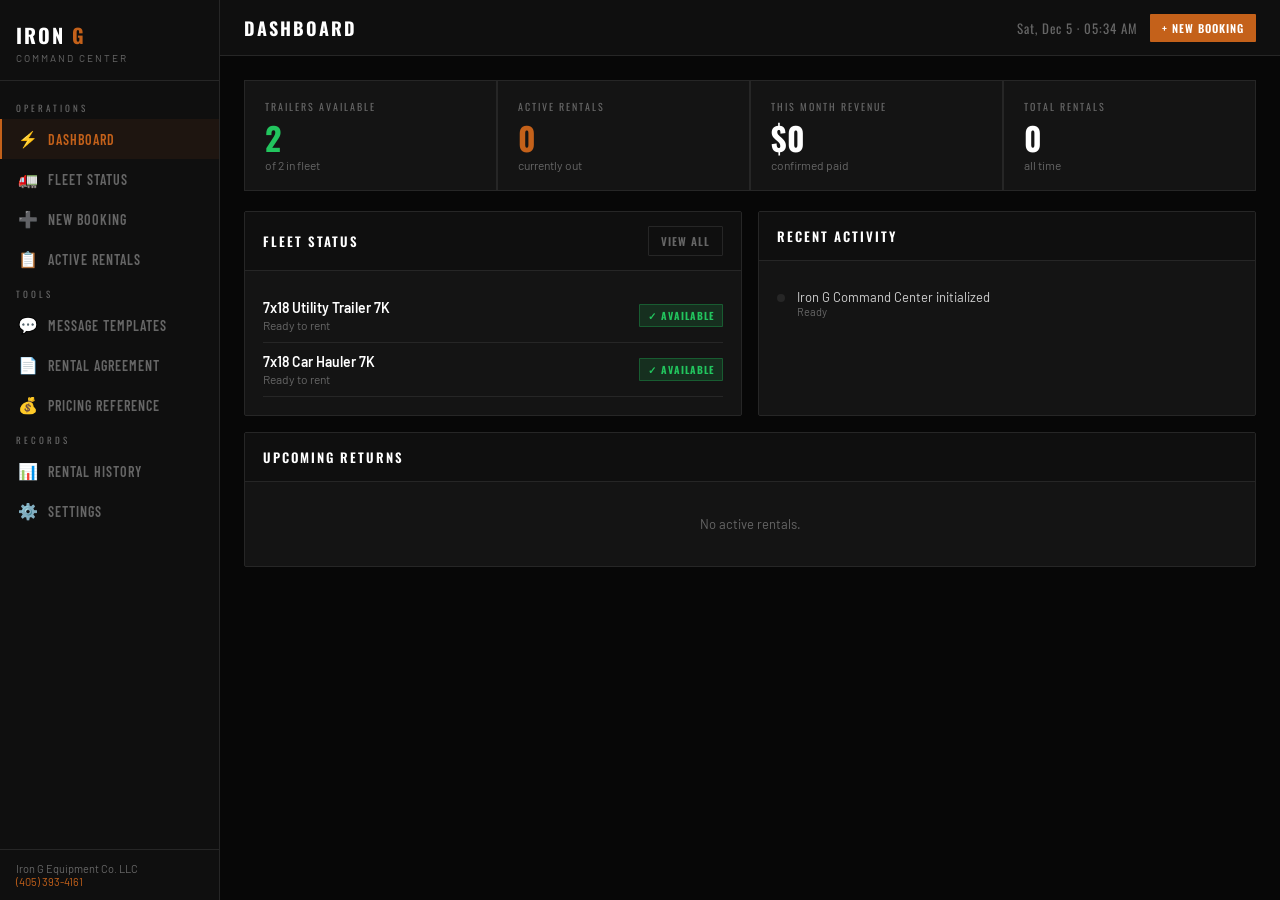
<file: index.html>
<!DOCTYPE html>
<html lang="en">
<head>
<meta charset="UTF-8">
<meta name="viewport" content="width=device-width, initial-scale=1.0, maximum-scale=1.0">
<meta name="theme-color" content="#C4611A">
<meta name="apple-mobile-web-app-capable" content="yes">
<meta name="apple-mobile-web-app-status-bar-style" content="black-translucent">
<meta name="apple-mobile-web-app-title" content="Iron G CC">
<title>Iron G — Rental Command Center</title>
<link rel="manifest" href="manifest.json">
<link rel="apple-touch-icon" href="icon-192.png">
<link href="https://fonts.googleapis.com/css2?family=Oswald:wght@400;500;600;700&family=Barlow:wght@400;500;600&family=Barlow+Condensed:wght@400;600;700&display=swap" rel="stylesheet">
<link rel="stylesheet" href="styles.css?v=1.0">
</head>
<body>
<div class="app">

<!-- SIDEBAR -->
<div class="sidebar" id="sidebar">
  <div class="sidebar-logo">
    <div class="sidebar-logo-text">IRON <span>G</span></div>
    <div class="sidebar-logo-sub">Command Center</div>
  </div>
  <nav class="sidebar-nav">
    <div class="nav-label">Operations</div>
    <div class="nav-item active" onclick="showPage('dashboard')"><span class="nav-icon">⚡</span>Dashboard</div>
    <div class="nav-item" onclick="showPage('fleet')"><span class="nav-icon">🚛</span>Fleet Status</div>
    <div class="nav-item" onclick="showPage('new-booking')"><span class="nav-icon">➕</span>New Booking<span class="nav-badge" id="activeBadge">0</span></div>
    <div class="nav-item" onclick="showPage('active-rentals')"><span class="nav-icon">📋</span>Active Rentals</div>
    <div class="nav-label">Tools</div>
    <div class="nav-item" onclick="showPage('messages')"><span class="nav-icon">💬</span>Message Templates</div>
    <div class="nav-item" onclick="showPage('agreement')"><span class="nav-icon">📄</span>Rental Agreement</div>
    <div class="nav-item" onclick="showPage('pricing')"><span class="nav-icon">💰</span>Pricing Reference</div>
    <div class="nav-label">Records</div>
    <div class="nav-item" onclick="showPage('history')"><span class="nav-icon">📊</span>Rental History</div>
    <div class="nav-item" onclick="showPage('settings')"><span class="nav-icon">⚙️</span>Settings</div>
  </nav>
  <div class="sidebar-footer">Iron G Equipment Co. LLC<br><span style="color:var(--orange)">(405) 393-4161</span></div>
</div>

<!-- MAIN -->
<div class="main">
  <div class="topbar">
    <div class="topbar-title" id="pageTitle">Dashboard</div>
    <div class="topbar-right">
      <span class="clock" id="clock"></span>
      <button class="btn btn-primary btn-sm" onclick="showPage('new-booking')">+ New Booking</button>
    </div>
  </div>

  <!-- DASHBOARD -->
  <div class="page active" id="page-dashboard">
    <div class="stats-grid">
      <div class="stat-card"><div class="stat-label">Trailers Available</div><div class="stat-value g" id="stat-avail">2</div><div class="stat-sub">of 2 in fleet</div></div>
      <div class="stat-card"><div class="stat-label">Active Rentals</div><div class="stat-value o" id="stat-active">0</div><div class="stat-sub">currently out</div></div>
      <div class="stat-card"><div class="stat-label">This Month Revenue</div><div class="stat-value" id="stat-rev">$0</div><div class="stat-sub">confirmed paid</div></div>
      <div class="stat-card"><div class="stat-label">Total Rentals</div><div class="stat-value" id="stat-total">0</div><div class="stat-sub">all time</div></div>
    </div>
    <div style="display:grid;grid-template-columns:1fr 1fr;gap:16px;" class="two-col">
      <div class="card"><div class="card-header"><div class="card-title">Fleet Status</div><button class="btn btn-ghost btn-sm" onclick="showPage('fleet')">View All</button></div><div class="card-body" id="dashFleet"></div></div>
      <div class="card"><div class="card-header"><div class="card-title">Recent Activity</div></div><div class="card-body" id="dashActivity"></div></div>
    </div>
    <div class="card"><div class="card-header"><div class="card-title">Upcoming Returns</div></div><div class="card-body" id="dashReturns"></div></div>
  </div>

  <!-- FLEET -->
  <div class="page" id="page-fleet">
    <div class="fleet-grid" id="fleetCards"></div>
    <div class="card"><div class="card-header"><div class="card-title">Combo Lock Manager</div><div style="font-size:12px;color:var(--muted)">Change after every return</div></div><div class="card-body"><div style="display:grid;grid-template-columns:1fr 1fr;gap:20px;" id="comboManager"></div></div></div>
  </div>

  <!-- NEW BOOKING -->
  <div class="page" id="page-new-booking">
    <div class="flow-steps">
      <div class="flow-step active" id="fs1"><div class="fs-num">1</div><div class="fs-label">Customer</div></div>
      <div class="flow-arrow">›</div>
      <div class="flow-step" id="fs2"><div class="fs-num">2</div><div class="fs-label">Rental Details</div></div>
      <div class="flow-arrow">›</div>
      <div class="flow-step" id="fs3"><div class="fs-num">3</div><div class="fs-label">Review & Confirm</div></div>
      <div class="flow-arrow">›</div>
      <div class="flow-step" id="fs4"><div class="fs-num">4</div><div class="fs-label">Send to Customer</div></div>
    </div>

    <!-- STEP 1 -->
    <div id="step1" class="fade-in">
      <div style="display:grid;grid-template-columns:1fr 1fr;gap:16px;" class="two-col">
        <div class="card">
          <div class="card-header"><div class="card-title">Customer Information</div></div>
          <div class="card-body">
            <div class="fr"><div class="fg"><label class="fl">First Name *</label><input class="fi" id="f-fn" type="text" placeholder="John"></div><div class="fg"><label class="fl">Last Name *</label><input class="fi" id="f-ln" type="text" placeholder="Smith"></div></div>
            <div class="fg"><label class="fl">Phone Number *</label><input class="fi" id="f-ph" type="tel" placeholder="(405) 555-0000"></div>
            <div class="fg"><label class="fl">Email Address</label><input class="fi" id="f-em" type="email" placeholder="customer@email.com"></div>
            <div class="fg"><label class="fl">City</label><input class="fi" id="f-cy" type="text" placeholder="Yukon, Edmond, Moore..."></div>
            <div class="fg"><label class="fl">Tow Vehicle</label><input class="fi" id="f-vh" type="text" placeholder="2020 Ford F-250"></div>
            <div class="fg">
              <label class="fl">Preferred Contact Method</label>
              <div class="comm-toggle" id="commToggle">
                <button class="comm-opt active" onclick="setComm('text',this)">📱 Text</button>
                <button class="comm-opt" onclick="setComm('email',this)">📧 Email</button>
                <button class="comm-opt" onclick="setComm('both',this)">Both</button>
              </div>
            </div>
          </div>
        </div>
        <div class="card"><div class="card-header"><div class="card-title">Availability</div></div><div class="card-body" id="availPanel"></div></div>
      </div>
      <div style="margin-top:16px;display:flex;justify-content:flex-end;"><button class="btn btn-primary" onclick="goStep(2)">Next: Rental Details →</button></div>
    </div>

    <!-- STEP 2 -->
    <div id="step2" style="display:none;" class="fade-in">
      <div style="display:grid;grid-template-columns:1fr 1fr;gap:16px;" class="two-col">
        <div class="card">
          <div class="card-header"><div class="card-title">Rental Details</div></div>
          <div class="card-body">
            <div class="fg"><label class="fl">Trailer *</label><select class="form-select" id="f-tr" onchange="calcPrice()"><option value="">— Select —</option><option value="utility">7x18 Utility Trailer 7K</option><option value="hauler">7x18 Car Hauler 7K</option></select></div>
            <div class="fr"><div class="fg"><label class="fl">Start Date *</label><input class="fi" id="f-sd" type="date" onchange="calcPrice()"></div><div class="fg"><label class="fl">End Date *</label><input class="fi" id="f-ed" type="date" onchange="calcPrice()"></div></div>
            <div class="fg"><label class="fl">What Are They Hauling?</label><input class="fi" id="f-ld" type="text" placeholder="Gravel, furniture, ATV..."></div>
            <div class="fg"><label class="fl">How Did They Find Us?</label><select class="form-select" id="f-src"><option value="">— Select —</option><option>Google Search</option><option>Google Maps</option><option>Facebook</option><option>Facebook Marketplace</option><option>TikTok</option><option>Friend/Family</option><option>Nextdoor</option><option>Craigslist</option><option>Repeat Customer</option><option>Other</option></select></div>
            <div class="fg"><label class="fl">Load Type / Notes</label><input class="fi" id="f-ld" type="text" placeholder="e.g. Furniture, ATV, project car..."></div>
            <div class="fg"><label class="fl">Notes</label><textarea class="form-textarea" id="f-nt" placeholder="Special requests, delivery needed..."></textarea></div>
          </div>
        </div>
        <div class="card"><div class="card-header"><div class="card-title">Price Calculator</div></div><div class="card-body" id="priceCalc"><div style="color:var(--muted);font-size:13px;text-align:center;padding:20px;">Select trailer and dates</div></div></div>
      </div>
      <div style="margin-top:16px;display:flex;justify-content:space-between;"><button class="btn btn-ghost" onclick="goStep(1)">← Back</button><button class="btn btn-primary" onclick="goStep(3)">Next: Review →</button></div>
    </div>

    <!-- STEP 3 -->
    <div id="step3" style="display:none;" class="fade-in">
      <div style="display:grid;grid-template-columns:1fr 1fr;gap:16px;" class="two-col">
        <div>
          <div class="cpanel" id="bookSummary"></div>
          <div class="card">
            <div class="card-header"><div class="card-title">Pre-Booking Checklist</div></div>
            <div class="card-body">
              <p style="font-size:12px;color:var(--muted);margin-bottom:14px;">Confirm these BEFORE booking. Payment is collected in Step 4 after the agreement is signed.</p>
              <label style="display:flex;gap:10px;align-items:center;margin-bottom:12px;cursor:pointer;"><input type="checkbox" id="chk1" style="accent-color:var(--orange);width:16px;height:16px;flex-shrink:0;"><span style="font-size:14px;">Valid driver's license confirmed</span></label>
              <label style="display:flex;gap:10px;align-items:center;margin-bottom:12px;cursor:pointer;"><input type="checkbox" id="chk2" style="accent-color:var(--orange);width:16px;height:16px;flex-shrink:0;"><span style="font-size:14px;">Proof of auto insurance covering towing confirmed</span></label>
              <label style="display:flex;gap:10px;align-items:center;cursor:pointer;"><input type="checkbox" id="chk3" style="accent-color:var(--orange);width:16px;height:16px;flex-shrink:0;"><span style="font-size:14px;">Tow vehicle verified as capable for this trailer</span></label>
              <div id="chk-warn" style="display:none;background:rgba(239,68,68,.1);border-left:3px solid var(--red);color:#fca5a5;padding:10px 14px;margin-top:12px;font-size:13px;border-radius:1px;"></div>
            </div>
          </div>
        </div>
        <div class="card"><div class="card-header"><div class="card-title">Combo Code</div></div><div class="card-body" id="comboAssign"></div></div>
      </div>
      <div style="margin-top:16px;display:flex;justify-content:space-between;">
        <button class="btn btn-ghost" onclick="goStep(2)">← Back</button>
        <button class="btn btn-success" onclick="confirmBooking()">✓ Confirm Booking & Proceed to Step 4</button>
      </div>
    </div>

    <!-- STEP 4 -->
    <div id="step4" style="display:none;" class="fade-in">
      <div class="alert as">✅ Booking confirmed. Work through the 5 sections below in order.</div>

      <div style="display:flex;align-items:center;gap:12px;margin-bottom:16px;padding:10px 14px;background:var(--steel);border:1px solid var(--border);border-radius:2px;">
        <span style="font-size:12px;color:var(--muted);font-family:'Oswald',sans-serif;letter-spacing:1px;text-transform:uppercase;">Customer Preference:</span>
        <span id="commDisplay" style="font-family:'Oswald',sans-serif;font-size:14px;font-weight:600;color:var(--orange);text-transform:uppercase;letter-spacing:1px;"></span>
        <button class="btn btn-ghost btn-sm" style="margin-left:auto;" onclick="goStep(1)">Change</button>
      </div>

      <!-- GATE 0: Send Quote -->
      <div class="gate-section gate-active" id="gate0">
        <div class="gate-header">
          <div class="gate-num">0</div>
          <div class="gate-title">Send Quote to Customer</div>
          <div class="gate-status" id="gate0-status">Send before agreement</div>
        </div>
        <div class="msg">
          <div class="msg-label">📋 Rental Quote Message</div>
          <div class="msg-text" id="msg-quote"></div>
          <div class="msg-actions">
            <button class="btn btn-primary btn-sm" onclick="copyEl('msg-quote')">📋 Copy Quote</button>
            <button class="btn btn-ghost btn-sm" onclick="openSMS('msg-quote')">📱 Open in Messages</button>
          </div>
        </div>
        <div style="margin-top:14px;padding-top:14px;border-top:1px solid var(--border);">
          <label style="display:flex;gap:10px;align-items:center;cursor:pointer;">
            <input type="checkbox" id="quoteSent" style="accent-color:var(--green);width:18px;height:18px;flex-shrink:0;" onchange="onQuoteSent()">
            <span style="font-size:14px;font-family:'Oswald',sans-serif;font-weight:600;letter-spacing:1px;text-transform:uppercase;">Quote sent — customer confirmed</span>
          </label>
        </div>
      </div>

      <!-- GATE 1: Rental Agreement -->
      <div class="gate-section gate-locked" id="gate1">
        <div class="gate-header">
          <div class="gate-num">1</div>
          <div class="gate-title">Send Rental Agreement & Get Signature</div>
          <div class="gate-status" id="gate1-status">Locked — send quote first</div>
        </div>
        <div id="print-agreement"><div class="agr" id="agreementPreview"></div></div>
        <div style="margin-top:12px;display:flex;gap:8px;flex-wrap:wrap;">
          <button class="btn btn-primary btn-sm" onclick="window.print()">🖨️ Print / Save PDF</button>
          <button class="btn btn-ghost btn-sm" onclick="copyEl('agreementPreview')">📋 Copy Agreement Text</button>
        </div>
        <div style="margin-top:14px;padding-top:14px;border-top:1px solid var(--border);">
          <label style="display:flex;gap:10px;align-items:center;cursor:pointer;">
            <input type="checkbox" id="agrSigned" style="accent-color:var(--green);width:18px;height:18px;flex-shrink:0;" onchange="onAgrSigned()">
            <span style="font-size:14px;font-family:'Oswald',sans-serif;font-weight:600;letter-spacing:1px;text-transform:uppercase;">Agreement has been signed by customer</span>
          </label>
        </div>
      </div>

      <!-- GATE 2: Payment Request -->
      <div class="gate-section gate-locked" id="gate2">
        <div class="gate-header">
          <div class="gate-num">2</div>
          <div class="gate-title">Send Payment Request</div>
          <div class="gate-status" id="gate2-status">Locked — sign agreement first</div>
        </div>
        <div class="msg" id="payRequestMsg">
          <div class="msg-label">Payment Request Message</div>
          <div class="msg-text" id="msg-payment"></div>
          <div class="msg-actions">
            <button class="btn btn-primary btn-sm" onclick="copyEl('msg-payment')">📋 Copy Message</button>
            <button class="btn btn-ghost btn-sm" onclick="openSMS('msg-payment')">📱 Open in Messages</button>
          </div>
        </div>
        <div style="background:var(--steel);border:1px solid var(--border);padding:12px 14px;border-radius:2px;margin-bottom:14px;">
          <div style="font-size:11px;color:var(--muted);text-transform:uppercase;letter-spacing:2px;font-family:'Oswald',sans-serif;margin-bottom:8px;">Payment Methods to Accept</div>
          <div style="display:flex;gap:8px;flex-wrap:wrap;">
            <span style="font-family:'Oswald',sans-serif;font-size:13px;color:var(--orange);">💲 Cashapp: <span id="disp-cashapp" style="color:var(--white);">—</span></span>
            <span style="font-family:'Oswald',sans-serif;font-size:13px;color:var(--orange);">💜 Venmo: <span id="disp-venmo" style="color:var(--white);">—</span></span>
            <span style="font-family:'Oswald',sans-serif;font-size:13px;color:var(--orange);">🔲 Square: <span id="disp-square" style="color:var(--white);">—</span></span>
          </div>
          <div style="font-size:11px;color:var(--muted);margin-top:6px;">Update your payment handles in Settings.</div>
        </div>
        <div style="padding-top:14px;border-top:1px solid var(--border);">
          <button class="btn btn-success" style="width:100%;" onclick="onPaymentConfirmed()">💳 Payment Received — Unlock Pickup Instructions</button>
        </div>
      </div>

      <!-- GATE 3: Confirmation + Combo Code -->
      <div class="gate-section gate-locked" id="gate3">
        <div class="gate-header">
          <div class="gate-num">3</div>
          <div class="gate-title">Send Pickup Instructions + Combo Code</div>
          <div class="gate-status" id="gate3-status">Locked — confirm payment first</div>
        </div>
        <div style="margin-bottom:14px;">
          <div style="font-size:10px;color:var(--muted);text-transform:uppercase;letter-spacing:2px;font-family:'Oswald',sans-serif;margin-bottom:8px;">Send via customer's preferred method:</div>
          <div id="confirmMsgs"></div>
        </div>
      </div>

      <!-- GATE 4: Return Reminder -->
      <div class="gate-section gate-locked" id="gate4">
        <div class="gate-header">
          <div class="gate-num">4</div>
          <div class="gate-title">Return Reminder</div>
          <div class="gate-status" id="gate4-status">Send the day before return</div>
        </div>
        <div class="msg">
          <div class="msg-label">Day-Before Return Reminder</div>
          <div class="msg-text" id="msg-reminder"></div>
          <div class="msg-actions">
            <button class="btn btn-primary btn-sm" onclick="copyEl('msg-reminder')">📋 Copy Reminder</button>
            <button class="btn btn-ghost btn-sm" onclick="openSMS('msg-reminder')">📱 Open in Messages</button>
          </div>
        </div>
      </div>

      <div style="display:flex;justify-content:space-between;margin-top:4px;">
        <button class="btn btn-ghost" onclick="newBooking()">+ New Booking</button>
        <button class="btn btn-primary" onclick="showPage('active-rentals')">View Active Rentals →</button>
      </div>
    </div>
  </div>

  <!-- ACTIVE RENTALS -->
  <div class="page" id="page-active-rentals">
    <div class="card"><div class="card-header"><div class="card-title">Active Rentals</div><button class="btn btn-primary btn-sm" onclick="showPage('new-booking')">+ New Booking</button></div><div class="card-body" style="padding:0;overflow-x:auto;"><table class="data-table"><thead><tr><th>Customer</th><th>Trailer</th><th>Start</th><th>Return Due</th><th>Combo</th><th>Amount</th><th>Status</th><th>Actions</th></tr></thead><tbody id="activeBody"></tbody></table></div></div>
  </div>

  <!-- MESSAGES -->
  <div class="page" id="page-messages">
    <div style="display:grid;grid-template-columns:1fr 1fr;gap:16px;" class="two-col">
      <div class="card"><div class="card-header"><div class="card-title">Customer Templates</div></div><div class="card-body" id="tpl1"></div></div>
      <div class="card"><div class="card-header"><div class="card-title">Safety & Decline Scripts</div></div><div class="card-body" id="tpl2"></div></div>
    </div>
  </div>

  <!-- AGREEMENT -->
  <div class="page" id="page-agreement">
    <div class="card"><div class="card-header"><div class="card-title">Rental Agreement Template</div><div style="display:flex;gap:8px;"><button class="btn btn-ghost btn-sm" onclick="copyEl('fullAgr')">📋 Copy</button><button class="btn btn-primary btn-sm" onclick="window.print()">🖨️ Print</button></div></div><div class="card-body" style="padding:0;"><div class="agr" style="max-height:none;" id="fullAgr"></div></div></div>
  </div>

  <!-- PRICING -->
  <div class="page" id="page-pricing">
    <div style="display:grid;grid-template-columns:1fr 1fr;gap:16px;" class="two-col">
      <div class="card"><div class="card-header"><div class="card-title">7x18 Utility Trailer 7K</div></div><div class="card-body"><div class="pricing-grid"><div class="pr-item"><div class="pr-period">Mon–Thu / day</div><div class="pr-price">$90</div></div><div class="pr-item"><div class="pr-period">Fri–Sun / day</div><div class="pr-price">$110</div></div><div class="pr-item"><div class="pr-period">Full Week (7 days)</div><div class="pr-price">$580</div></div><div class="pr-item"><div class="pr-period">Deposit</div><div class="pr-price">$200</div></div></div></div></div>
      <div class="card"><div class="card-header"><div class="card-title">7x18 Car Hauler 7K</div></div><div class="card-body"><div class="pricing-grid"><div class="pr-item"><div class="pr-period">Mon–Thu / day</div><div class="pr-price">$100</div></div><div class="pr-item"><div class="pr-period">Fri–Sun / day</div><div class="pr-price">$120</div></div><div class="pr-item"><div class="pr-period">Full Week (7 days)</div><div class="pr-price">$640</div></div><div class="pr-item"><div class="pr-period">Deposit</div><div class="pr-price">$250</div></div></div></div></div>
    </div>
    <div class="card"><div class="card-header"><div class="card-title">Quick Price Calculator</div></div><div class="card-body"><div style="display:grid;grid-template-columns:repeat(3,1fr);gap:14px;align-items:end;" class="two-col"><div class="fg" style="margin:0;"><label class="fl">Trailer</label><select class="form-select" id="qc-tr" onchange="quickCalc()"><option value="utility">7x18 Utility 7K</option><option value="hauler">7x18 Car Hauler 7K</option></select></div><div class="fg" style="margin:0;"><label class="fl">Start Date</label><input class="fi" id="qc-sd" type="date" onchange="quickCalc()"></div><div class="fg" style="margin:0;"><label class="fl">End Date</label><input class="fi" id="qc-ed" type="date" onchange="quickCalc()"></div></div><div id="qcResult" style="margin-top:16px;"></div></div></div>
  </div>

  <!-- HISTORY -->
  <div class="page" id="page-history">
    <div class="card"><div class="card-header"><div class="card-title">Rental History</div><div style="font-size:12px;color:var(--muted)" id="histStats">0 rentals</div></div><div class="card-body" style="padding:0;overflow-x:auto;"><table class="data-table"><thead><tr><th>#</th><th>Customer</th><th>Trailer</th><th>Dates</th><th>Days</th><th>Revenue</th><th>Source</th><th>Status</th></tr></thead><tbody id="histBody"></tbody></table></div></div>
  </div>

  <!-- SETTINGS -->
  <div class="page" id="page-settings">
    <div style="display:grid;grid-template-columns:1fr 1fr;gap:16px;" class="two-col">
      <div class="card"><div class="card-header"><div class="card-title">Business Info</div></div><div class="card-body">
        <div class="fg"><label class="fl">Business Name</label><input class="fi" id="s-biz" value="Iron G Equipment Co. LLC"></div>
        <div class="fg"><label class="fl">Owner Name</label><input class="fi" id="s-own" value="Frank Garza"></div>
        <div class="fg"><label class="fl">Phone</label><input class="fi" id="s-ph" value="(405) 393-4161"></div>
        <div class="fg"><label class="fl">Email</label><input class="fi" id="s-em" value="info@irongequipment.com"></div>
        <div class="fg"><label class="fl">Storage Address</label><input class="fi" id="s-addr" value="16245 W HWY 66, Yukon OK 73099"></div>
        <div style="height:1px;background:var(--border);margin:16px 0;"></div>
        <div style="font-family:'Oswald',sans-serif;font-size:11px;color:var(--muted);letter-spacing:2px;text-transform:uppercase;margin-bottom:10px;">Payment Handles</div>
        <div class="fg"><label class="fl">Cashapp Handle</label><input class="fi" id="s-ca" placeholder="$IronGEquipment"></div>
        <div class="fg"><label class="fl">Venmo Handle</label><input class="fi" id="s-vm" placeholder="@IronG-Equipment"></div>
        <div class="fg"><label class="fl">Square Payment Link</label><input class="fi" id="s-sq" placeholder="https://square.link/..."></div>
        <button class="btn btn-primary" onclick="saveSettings()">Save Settings</button>
      </div></div>
      <div class="card"><div class="card-header"><div class="card-title">Fleet Status</div></div><div class="card-body" id="fleetSettings"></div></div>
    </div>

    <div style="display:grid;grid-template-columns:1fr 1fr;gap:16px;" class="two-col">
      <!-- Backup & Restore -->
      <div class="card">
        <div class="card-header"><div class="card-title">Backup & Restore</div></div>
        <div class="card-body">
          <p style="font-size:13px;color:var(--muted);margin-bottom:16px;">Export all data to a JSON file for safekeeping, or restore from a previous backup.</p>
          <div style="background:var(--steel);border:1px solid var(--border);padding:10px 14px;margin-bottom:14px;border-radius:1px;">
            <div id="storageUsage" style="font-family:'Oswald',sans-serif;font-size:11px;color:var(--muted);letter-spacing:1px;">Calculating...</div>
          </div>
          <div style="display:flex;gap:8px;margin-bottom:16px;">
            <button class="btn btn-primary" onclick="exportBackup()" style="flex:1;">⬇ Export Backup</button>
            <button class="btn btn-ghost" onclick="importBackup()" style="flex:1;">⬆ Import Backup</button>
          </div>
          <div style="height:1px;background:var(--border);margin:16px 0;"></div>
          <div style="font-family:'Oswald',sans-serif;font-size:11px;color:var(--muted);letter-spacing:2px;text-transform:uppercase;margin-bottom:10px;">Danger Zone</div>
          <button class="btn btn-danger" onclick="resetData()">🗑️ Remove All Data</button>
          <div style="font-size:11px;color:var(--muted);margin-top:8px;">Permanently removes all rentals, history, and settings. Cannot be undone.</div>
        </div>
      </div>
      <!-- What's New -->
      <div class="card">
        <div class="card-header"><div class="card-title">What's New — v1.0</div></div>
        <div class="card-body">
          <div style="font-size:13px;color:var(--text);line-height:2;">
            <div style="margin-bottom:10px;font-family:'Oswald',sans-serif;color:var(--orange);letter-spacing:1px;">v1.0 — PWA Launch</div>
            <div>✅ Install as app on phone or desktop</div>
            <div>✅ Works offline after first load</div>
            <div>✅ IndexedDB + localStorage dual storage</div>
            <div>✅ Persistent storage protection</div>
            <div>✅ Export &amp; import data backups</div>
            <div>✅ Full booking workflow with gate system</div>
            <div>✅ Combo lock manager</div>
            <div>✅ Rental agreement generator</div>
            <div>✅ SMS/copy message templates</div>
          </div>
        </div>
      </div>
    </div>

    <div style="display:grid;grid-template-columns:1fr 1fr;gap:16px;" class="two-col">
      <!-- How to Install -->
      <div class="card">
        <div class="card-header"><div class="card-title">How to Install</div></div>
        <div class="card-body">
          <div style="margin-bottom:16px;">
            <div style="font-family:'Oswald',sans-serif;font-size:11px;color:var(--orange);letter-spacing:2px;text-transform:uppercase;margin-bottom:10px;">📱 Android (Chrome)</div>
            <div style="font-size:13px;color:var(--text);line-height:2.2;">
              1. Open in Chrome<br>
              2. Tap the 3-dot menu (⋮)<br>
              3. Tap <strong style="color:var(--white);">Add to Home Screen</strong><br>
              4. Tap <strong style="color:var(--white);">Add</strong> — done!
            </div>
          </div>
          <div style="height:1px;background:var(--border);margin:12px 0;"></div>
          <div>
            <div style="font-family:'Oswald',sans-serif;font-size:11px;color:var(--orange);letter-spacing:2px;text-transform:uppercase;margin-bottom:10px;">🍎 iPhone / iPad (Safari)</div>
            <div style="font-size:13px;color:var(--text);line-height:2.2;">
              1. Open in Safari<br>
              2. Tap the Share button (□↑)<br>
              3. Scroll and tap <strong style="color:var(--white);">Add to Home Screen</strong><br>
              4. Tap <strong style="color:var(--white);">Add</strong> — done!
            </div>
          </div>
        </div>
      </div>
      <!-- How to Use -->
      <div class="card">
        <div class="card-header"><div class="card-title">How to Use</div></div>
        <div class="card-body">
          <div style="font-size:13px;color:var(--text);line-height:2.4;">
            <div><span style="color:var(--orange);font-family:'Oswald',sans-serif;">⚡ Dashboard</span> — Fleet overview, revenue, and activity feed</div>
            <div><span style="color:var(--orange);font-family:'Oswald',sans-serif;">🚛 Fleet Status</span> — Combo codes, mark returns, manage trailers</div>
            <div><span style="color:var(--orange);font-family:'Oswald',sans-serif;">➕ New Booking</span> — 4-step: Customer → Details → Review → Send</div>
            <div><span style="color:var(--orange);font-family:'Oswald',sans-serif;">📋 Active Rentals</span> — All current rentals with overdue alerts</div>
            <div><span style="color:var(--orange);font-family:'Oswald',sans-serif;">💬 Templates</span> — Copy/paste message scripts for customers</div>
            <div><span style="color:var(--orange);font-family:'Oswald',sans-serif;">📄 Agreement</span> — Printable blank rental agreement</div>
            <div><span style="color:var(--orange);font-family:'Oswald',sans-serif;">💰 Pricing</span> — Rate card + quick price calculator</div>
            <div><span style="color:var(--orange);font-family:'Oswald',sans-serif;">📊 History</span> — Completed rentals and revenue tracking</div>
          </div>
        </div>
      </div>
    </div>
  </div>

</div></div>

<button class="mobile-toggle" id="mobToggle">☰</button>

<script src="app.js?v=1.0"></script>
</body>
</html>
</file>
<file: styles.css>
@media print{
  body *{visibility:hidden;}
  #print-agreement,#print-agreement *{visibility:visible;}
  #print-agreement{position:fixed;top:0;left:0;width:100%;background:#fff;padding:32px;z-index:9999;}
}
:root{--orange:#C4611A;--orange-light:#E8841A;--orange-dark:#8B3D0A;--black:#070707;--dark:#0f0f0f;--panel:#141414;--steel:#1c1c1c;--border:#262626;--chrome:#888;--text:#d0d0d0;--muted:#666;--white:#fff;--green:#22c55e;--green-dark:#15803d;--red:#ef4444;--yellow:#f59e0b;}
*{box-sizing:border-box;margin:0;padding:0;}
body{background:var(--black);color:var(--text);font-family:'Barlow',sans-serif;font-size:15px;min-height:100vh;overflow-x:hidden;}
.app{display:flex;min-height:100vh;}
.sidebar{width:220px;background:var(--dark);border-right:1px solid var(--border);display:flex;flex-direction:column;position:fixed;top:0;left:0;bottom:0;z-index:100;transition:transform .3s;}
.sidebar-logo{padding:20px 16px 16px;border-bottom:1px solid var(--border);}
.sidebar-logo-text{font-family:'Oswald',sans-serif;font-size:20px;font-weight:700;color:var(--white);letter-spacing:2px;}
.sidebar-logo-text span{color:var(--orange);}
.sidebar-logo-sub{font-size:10px;color:var(--muted);letter-spacing:2px;text-transform:uppercase;margin-top:2px;}
.sidebar-nav{flex:1;padding:12px 0;overflow-y:auto;}
.nav-label{font-size:9px;color:var(--muted);letter-spacing:3px;text-transform:uppercase;padding:8px 16px 4px;font-family:'Oswald',sans-serif;}
.nav-item{display:flex;align-items:center;gap:10px;padding:10px 16px;cursor:pointer;font-family:'Barlow Condensed',sans-serif;font-size:14px;font-weight:600;letter-spacing:1px;text-transform:uppercase;color:var(--muted);transition:all .15s;border-left:2px solid transparent;user-select:none;}
.nav-item:hover{color:var(--text);background:rgba(255,255,255,.03);}
.nav-item.active{color:var(--orange);border-left-color:var(--orange);background:rgba(196,97,26,.08);}
.nav-icon{font-size:16px;width:20px;text-align:center;}
.nav-badge{margin-left:auto;background:var(--orange);color:var(--white);font-size:10px;font-weight:700;padding:1px 6px;border-radius:8px;font-family:'Oswald',sans-serif;display:none;}
.sidebar-footer{padding:12px 16px;border-top:1px solid var(--border);font-size:11px;color:var(--muted);}
.main{margin-left:220px;flex:1;display:flex;flex-direction:column;min-height:100vh;}
.topbar{background:var(--dark);border-bottom:1px solid var(--border);padding:0 24px;height:56px;display:flex;align-items:center;justify-content:space-between;position:sticky;top:0;z-index:50;}
.topbar-title{font-family:'Oswald',sans-serif;font-size:18px;font-weight:700;color:var(--white);text-transform:uppercase;letter-spacing:2px;}
.topbar-title span{color:var(--orange);}
.topbar-right{display:flex;align-items:center;gap:12px;}
.clock{font-family:'Oswald',sans-serif;font-size:13px;color:var(--muted);letter-spacing:1px;}
.page{display:none;flex:1;padding:24px;}
.page.active{display:block;}
.card{background:var(--panel);border:1px solid var(--border);border-radius:2px;overflow:hidden;margin-bottom:16px;}
.card-header{padding:14px 18px;border-bottom:1px solid var(--border);display:flex;align-items:center;justify-content:space-between;background:var(--dark);}
.card-title{font-family:'Oswald',sans-serif;font-size:13px;font-weight:600;color:var(--white);text-transform:uppercase;letter-spacing:2px;}
.card-body{padding:18px;}
.stats-grid{display:grid;grid-template-columns:repeat(4,1fr);gap:2px;background:var(--border);border:1px solid var(--border);margin-bottom:20px;}
.stat-card{background:var(--panel);padding:18px 20px;}
.stat-label{font-size:10px;color:var(--muted);text-transform:uppercase;letter-spacing:2px;margin-bottom:8px;font-family:'Oswald',sans-serif;}
.stat-value{font-family:'Oswald',sans-serif;font-size:32px;font-weight:700;color:var(--white);line-height:1;}
.stat-value.g{color:var(--green);}
.stat-value.o{color:var(--orange);}
.stat-sub{font-size:12px;color:var(--muted);margin-top:4px;}
.btn{display:inline-flex;align-items:center;gap:6px;font-family:'Oswald',sans-serif;font-size:13px;font-weight:600;letter-spacing:1px;text-transform:uppercase;padding:9px 16px;border-radius:1px;border:none;cursor:pointer;transition:all .15s;white-space:nowrap;}
.btn-primary{background:var(--orange);color:var(--white);}
.btn-primary:hover{background:var(--orange-light);}
.btn-success{background:var(--green-dark);color:var(--white);}
.btn-success:hover{background:var(--green);}
.btn-ghost{background:transparent;color:var(--muted);border:1px solid var(--border);}
.btn-ghost:hover{color:var(--white);border-color:var(--chrome);}
.btn-danger{background:rgba(239,68,68,.15);color:var(--red);border:1px solid rgba(239,68,68,.3);}
.btn-sm{font-size:11px;padding:6px 12px;}
.badge{display:inline-flex;align-items:center;gap:4px;font-family:'Oswald',sans-serif;font-size:10px;font-weight:700;letter-spacing:1px;text-transform:uppercase;padding:3px 8px;border-radius:1px;}
.b-available{background:rgba(34,197,94,.15);color:var(--green);border:1px solid rgba(34,197,94,.3);}
.b-rented{background:rgba(196,97,26,.2);color:var(--orange-light);border:1px solid rgba(196,97,26,.4);}
.b-pending{background:rgba(245,158,11,.15);color:var(--yellow);border:1px solid rgba(245,158,11,.3);}
.b-returned{background:rgba(100,100,100,.15);color:var(--chrome);border:1px solid var(--border);}
.b-overdue{background:rgba(239,68,68,.15);color:var(--red);border:1px solid rgba(239,68,68,.3);}
.fi,.form-input,.form-select,.form-textarea{width:100%;background:var(--steel);border:1px solid var(--border);color:var(--white);font-size:14px;padding:10px 14px;border-radius:1px;outline:none;font-family:'Barlow',sans-serif;transition:border-color .15s;}
.fi:focus,.form-input:focus,.form-select:focus,.form-textarea:focus{border-color:var(--orange);}
.form-select{appearance:none;cursor:pointer;background-image:url("data:image/svg+xml,%3Csvg xmlns='http://www.w3.org/2000/svg' width='10' height='6' viewBox='0 0 10 6'%3E%3Cpath d='M1 1l4 4 4-4' stroke='%23C4611A' stroke-width='1.5' fill='none'/%3E%3C/svg%3E");background-repeat:no-repeat;background-position:right 12px center;padding-right:32px;}
.form-select option{background:var(--steel);}
.form-textarea{resize:vertical;min-height:80px;}
.fg{margin-bottom:14px;}
.fl{display:block;font-size:10px;color:var(--muted);text-transform:uppercase;letter-spacing:2px;font-family:'Oswald',sans-serif;margin-bottom:6px;}
.fr{display:grid;grid-template-columns:1fr 1fr;gap:14px;}
.data-table{width:100%;border-collapse:collapse;}
.data-table th{font-family:'Oswald',sans-serif;font-size:10px;font-weight:600;color:var(--muted);letter-spacing:2px;text-transform:uppercase;padding:10px 14px;border-bottom:1px solid var(--border);text-align:left;background:var(--dark);white-space:nowrap;}
.data-table td{padding:12px 14px;border-bottom:1px solid var(--border);font-size:14px;vertical-align:middle;}
.data-table tr:last-child td{border-bottom:none;}
.data-table tr:hover td{background:rgba(255,255,255,.02);}
.tn{font-weight:600;color:var(--white);}
.tm{font-family:'Oswald',sans-serif;font-size:13px;color:var(--orange);letter-spacing:1px;}
.fleet-grid{display:grid;grid-template-columns:1fr 1fr;gap:16px;margin-bottom:16px;}
.fleet-card{background:var(--panel);border:1px solid var(--border);padding:20px;}
.fleet-card.available{border-top:3px solid var(--green);}
.fleet-card.rented{border-top:3px solid var(--orange);}
.fc-name{font-family:'Oswald',sans-serif;font-size:18px;font-weight:700;color:var(--white);text-transform:uppercase;letter-spacing:1px;margin-bottom:6px;}
.fc-combo{font-family:'Oswald',sans-serif;font-size:28px;font-weight:700;color:var(--orange);letter-spacing:4px;margin:10px 0;}
.fc-label{font-size:10px;color:var(--muted);text-transform:uppercase;letter-spacing:2px;margin-bottom:4px;}
.fc-renter{font-size:13px;color:var(--chrome);margin-top:8px;}
.fc-renter strong{color:var(--white);}
.flow-steps{display:flex;align-items:center;gap:0;margin-bottom:24px;overflow-x:auto;padding-bottom:4px;}
.flow-step{display:flex;align-items:center;gap:8px;padding:10px 14px;background:var(--steel);border:1px solid var(--border);flex-shrink:0;}
.flow-step.active{background:rgba(196,97,26,.15);border-color:var(--orange);}
.flow-step.done{background:rgba(34,197,94,.08);border-color:rgba(34,197,94,.3);}
.fs-num{width:22px;height:22px;border-radius:50%;background:var(--border);display:flex;align-items:center;justify-content:center;font-family:'Oswald',sans-serif;font-size:11px;font-weight:700;color:var(--muted);flex-shrink:0;}
.flow-step.active .fs-num{background:var(--orange);color:var(--white);}
.flow-step.done .fs-num{background:var(--green-dark);color:var(--white);}
.fs-label{font-family:'Oswald',sans-serif;font-size:12px;font-weight:600;text-transform:uppercase;letter-spacing:1px;color:var(--muted);}
.flow-step.active .fs-label{color:var(--orange);}
.flow-step.done .fs-label{color:var(--green);}
.flow-arrow{color:var(--border);font-size:16px;padding:0 2px;flex-shrink:0;}
.cpanel{background:var(--steel);border:1px solid var(--border);border-left:3px solid var(--orange);padding:16px 18px;margin-bottom:16px;}
.cpanel h4{font-family:'Oswald',sans-serif;font-size:13px;color:var(--orange);text-transform:uppercase;letter-spacing:2px;margin-bottom:10px;}
.crow{display:flex;justify-content:space-between;font-size:13px;padding:4px 0;border-bottom:1px solid rgba(255,255,255,.04);}
.crow:last-child{border-bottom:none;}
.cl{color:var(--muted);}
.cv{color:var(--white);font-weight:600;font-family:'Oswald',sans-serif;letter-spacing:1px;}
.cv.o{color:var(--orange);}
.msg{background:var(--dark);border:1px solid var(--border);border-radius:1px;padding:14px 16px;margin-bottom:12px;}
.msg-label{font-size:10px;color:var(--orange);text-transform:uppercase;letter-spacing:2px;font-family:'Oswald',sans-serif;margin-bottom:8px;}
.msg-text{font-size:13px;color:var(--text);line-height:1.7;white-space:pre-wrap;font-family:'Barlow',sans-serif;}
.msg-actions{display:flex;gap:8px;margin-top:10px;flex-wrap:wrap;}
.agr{background:#fff;color:#111;padding:28px;font-family:'Barlow',sans-serif;font-size:13px;line-height:1.7;max-height:380px;overflow-y:auto;}
.agr h2{font-size:16px;text-align:center;margin-bottom:4px;}
.agr h3{font-size:12px;margin:12px 0 4px;text-transform:uppercase;letter-spacing:1px;border-bottom:1px solid #eee;padding-bottom:4px;}
.agr p{margin-bottom:6px;}
.alert{padding:12px 16px;border-radius:1px;margin-bottom:12px;font-size:13px;display:flex;align-items:flex-start;gap:10px;line-height:1.5;}
.aw{background:rgba(245,158,11,.1);border-left:3px solid var(--yellow);color:#fcd34d;}
.as{background:rgba(34,197,94,.1);border-left:3px solid var(--green);color:#86efac;}
.ai{background:rgba(196,97,26,.1);border-left:3px solid var(--orange);color:var(--orange-light);}
.ad{background:rgba(239,68,68,.1);border-left:3px solid var(--red);color:#fca5a5;}
.act-item{display:flex;gap:12px;padding:10px 0;border-bottom:1px solid var(--border);align-items:flex-start;}
.act-item:last-child{border-bottom:none;}
.act-dot{width:8px;height:8px;border-radius:50%;flex-shrink:0;margin-top:5px;}
.dot-o{background:var(--orange);}
.dot-g{background:var(--green);}
.dot-y{background:var(--yellow);}
.dot-gr{background:var(--border);}
.combo-disp{display:flex;gap:5px;align-items:center;margin:8px 0;}
.combo-dig{width:38px;height:46px;background:var(--black);border:2px solid var(--orange);border-radius:4px;display:flex;align-items:center;justify-content:center;font-family:'Oswald',sans-serif;font-size:24px;font-weight:700;color:var(--orange);}
.pricing-grid{display:grid;grid-template-columns:1fr 1fr;gap:2px;background:var(--border);border:1px solid var(--border);}
.pr-item{background:var(--panel);padding:10px 14px;}
.pr-period{font-size:11px;color:var(--muted);margin-bottom:3px;}
.pr-price{font-family:'Oswald',sans-serif;font-size:14px;font-weight:600;color:var(--orange);}
.gate-section{border:2px solid var(--border);border-radius:2px;padding:16px;margin-bottom:16px;transition:all .3s;}
.gate-section.gate-active{border-color:var(--orange);background:rgba(196,97,26,.05);}
.gate-section.gate-done{border-color:var(--green);background:rgba(34,197,94,.04);}
.gate-section.gate-locked{opacity:.4;pointer-events:none;filter:blur(1px);}
.gate-header{display:flex;align-items:center;gap:12px;margin-bottom:14px;}
.gate-num{width:28px;height:28px;border-radius:50%;background:var(--border);display:flex;align-items:center;justify-content:center;font-family:'Oswald',sans-serif;font-size:13px;font-weight:700;color:var(--muted);flex-shrink:0;}
.gate-section.gate-active .gate-num{background:var(--orange);color:var(--white);}
.gate-section.gate-done .gate-num{background:var(--green-dark);color:var(--white);}
.gate-title{font-family:'Oswald',sans-serif;font-size:14px;font-weight:700;color:var(--white);text-transform:uppercase;letter-spacing:1px;}
.gate-section.gate-active .gate-title{color:var(--orange);}
.gate-section.gate-done .gate-title{color:var(--green);}
.gate-status{margin-left:auto;font-family:'Oswald',sans-serif;font-size:10px;letter-spacing:2px;text-transform:uppercase;}
.gate-section.gate-active .gate-status{color:var(--orange);}
.gate-section.gate-done .gate-status::before{content:'✓ ';color:var(--green);}
.gate-section.gate-done .gate-status{color:var(--green);}
.comm-toggle{display:flex;gap:0;border:1px solid var(--border);border-radius:2px;overflow:hidden;margin-bottom:14px;}
.comm-opt{flex:1;padding:8px;text-align:center;cursor:pointer;font-family:'Oswald',sans-serif;font-size:12px;font-weight:600;letter-spacing:1px;text-transform:uppercase;color:var(--muted);background:var(--steel);transition:all .2s;border:none;}
.comm-opt.active{background:var(--orange);color:var(--white);}
.mobile-toggle{display:none;position:fixed;bottom:20px;right:20px;z-index:200;background:var(--orange);color:var(--white);border:none;width:48px;height:48px;border-radius:50%;font-size:20px;cursor:pointer;box-shadow:0 4px 20px rgba(196,97,26,.5);}
@media(max-width:768px){
  .sidebar{transform:translateX(-100%);}
  .sidebar.open{transform:translateX(0);}
  .main{margin-left:0;}
  .mobile-toggle{display:flex;align-items:center;justify-content:center;}
  .stats-grid{grid-template-columns:1fr 1fr;}
  .fleet-grid{grid-template-columns:1fr;}
  .fr{grid-template-columns:1fr;}
  .two-col{grid-template-columns:1fr !important;}
}
@keyframes fadeIn{from{opacity:0;transform:translateY(8px)}to{opacity:1;transform:translateY(0)}}
.fade-in{animation:fadeIn .3s ease;}
::-webkit-scrollbar{width:5px;height:5px;}
::-webkit-scrollbar-track{background:var(--dark);}
::-webkit-scrollbar-thumb{background:var(--border);border-radius:3px;}
</file>
